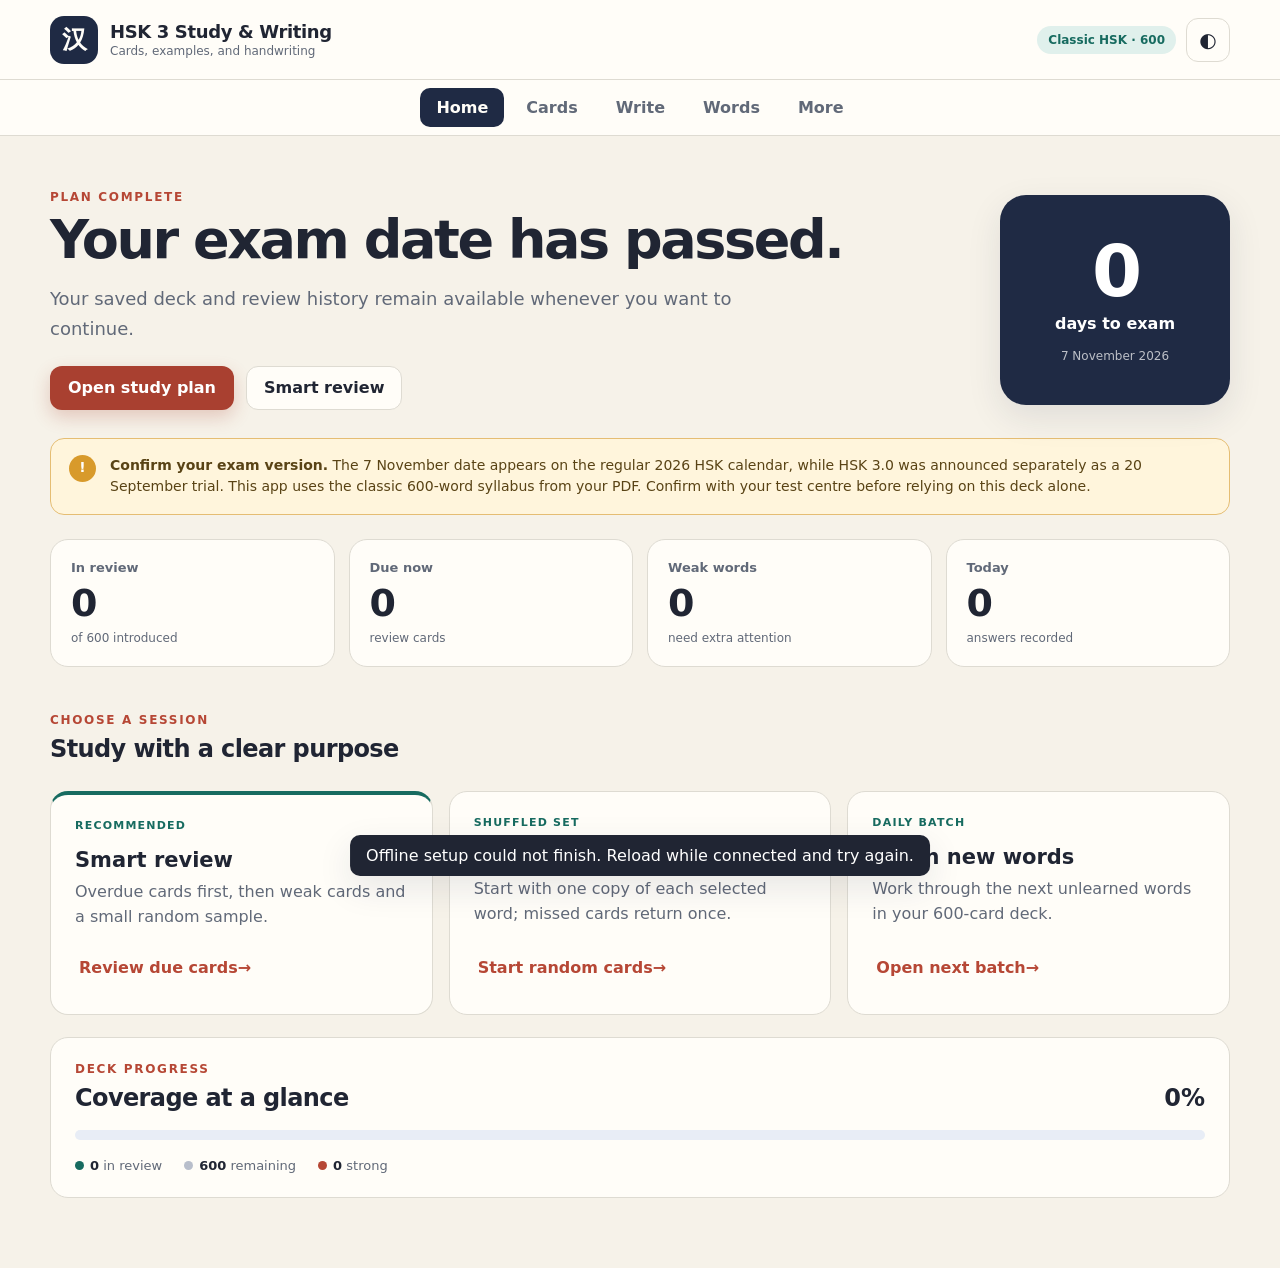
<file: index.html>
<!doctype html>
<html lang="en">
<head>
  <meta charset="utf-8">
  <meta name="viewport" content="width=device-width, initial-scale=1, viewport-fit=cover">
  <meta name="color-scheme" content="light dark">
  <meta name="theme-color" content="#1f2a44">
  <meta name="apple-mobile-web-app-capable" content="yes">
  <meta name="apple-mobile-web-app-status-bar-style" content="default">
  <meta name="apple-mobile-web-app-title" content="HSK 3 Study">
  <meta name="format-detection" content="telephone=no">
  <link rel="manifest" href="manifest.webmanifest">
  <link rel="apple-touch-icon" sizes="180x180" href="icons/icon-180.png">
  <title>HSK 3 Study &amp; Writing</title>
  <link rel="stylesheet" href="styles.css">
</head>
<body>
  <a class="skip-link" href="#main">Skip to content</a>
  <header class="app-header">
    <div class="brand-wrap">
      <div class="brand-mark" aria-hidden="true" lang="zh-Hans">汉</div>
      <div>
        <div class="brand">HSK 3 Study &amp; Writing</div>
        <div class="brand-subtitle">Cards, examples, and handwriting</div>
      </div>
    </div>
    <div class="header-actions">
      <span class="version-badge" title="This deck follows the classic 600-word HSK 3 syllabus">Classic HSK · 600</span>
      <button class="icon-button" id="themeToggle" type="button" aria-label="Switch theme" title="Switch theme">◐</button>
    </div>
  </header>

  <nav class="primary-nav" aria-label="Main navigation">
    <button class="nav-button active" type="button" data-view-target="dashboard" aria-current="page">Home</button>
    <button class="nav-button" type="button" data-view-target="review">Cards</button>
    <button class="nav-button" type="button" data-view-target="writing">Write</button>
    <button class="nav-button" type="button" data-view-target="vocabulary">Words</button>
    <button class="nav-button" type="button" data-view-target="more">More</button>
  </nav>

  <main id="main" class="main-shell" tabindex="-1">
    <section class="view active" id="view-dashboard" data-view="dashboard" aria-labelledby="dashboardTitle">
      <div class="hero-grid">
        <div>
          <p class="eyebrow" id="todayLabel">YOUR STUDY DAY</p>
          <h1 id="dashboardTitle">Ready for a focused hour?</h1>
          <p class="hero-copy" id="todayGuidance">Your plan will appear here.</p>
          <div class="hero-actions">
            <button class="button primary" type="button" id="todayAction">Start today’s task</button>
            <button class="button secondary" type="button" id="smartReviewAction">Smart review</button>
          </div>
        </div>
        <div class="countdown-card" aria-label="Exam countdown">
          <span class="countdown-number" id="daysToExam">—</span>
          <span class="countdown-label">days to exam</span>
          <span class="countdown-date">7 November 2026</span>
        </div>
      </div>

      <div class="notice syllabus-notice" role="note">
        <div class="notice-icon" aria-hidden="true">!</div>
        <div>
          <strong>Confirm your exam version.</strong>
          The 7 November date appears on the regular 2026 HSK calendar, while HSK 3.0 was announced separately as a 20 September trial. This app uses the classic 600-word syllabus from your PDF. Confirm with your test centre before relying on this deck alone.
        </div>
      </div>

      <div class="stat-grid" aria-label="Study progress">
        <article class="stat-card">
          <span class="stat-label">In review</span>
          <strong class="stat-value" id="statLearned">0</strong>
          <span class="stat-detail" id="statLearnedDetail">of 600 introduced</span>
        </article>
        <article class="stat-card">
          <span class="stat-label">Due now</span>
          <strong class="stat-value" id="statDue">0</strong>
          <span class="stat-detail">review cards</span>
        </article>
        <article class="stat-card">
          <span class="stat-label">Weak words</span>
          <strong class="stat-value" id="statWeak">0</strong>
          <span class="stat-detail">need extra attention</span>
        </article>
        <article class="stat-card">
          <span class="stat-label">Today</span>
          <strong class="stat-value" id="statToday">0</strong>
          <span class="stat-detail">answers recorded</span>
        </article>
      </div>

      <div class="section-heading">
        <div>
          <p class="eyebrow">CHOOSE A SESSION</p>
          <h2>Study with a clear purpose</h2>
        </div>
      </div>
      <div class="mode-grid">
        <article class="mode-card featured">
          <span class="mode-kicker">Recommended</span>
          <h3>Smart review</h3>
          <p>Overdue cards first, then weak cards and a small random sample.</p>
          <button class="text-button" type="button" data-start-mode="smart">Review due cards <span aria-hidden="true">→</span></button>
        </article>
        <article class="mode-card">
          <span class="mode-kicker">Shuffled set</span>
          <h3>Random practice</h3>
          <p>Start with one copy of each selected word; missed cards return once.</p>
          <button class="text-button" type="button" data-start-mode="random">Start random cards <span aria-hidden="true">→</span></button>
        </article>
        <article class="mode-card">
          <span class="mode-kicker">Daily batch</span>
          <h3>Learn new words</h3>
          <p>Work through the next unlearned words in your 600-card deck.</p>
          <button class="text-button" type="button" data-start-mode="learn">Open next batch <span aria-hidden="true">→</span></button>
        </article>
      </div>

      <section class="progress-panel" aria-labelledby="masteryTitle">
        <div class="panel-title-row">
          <div>
            <p class="eyebrow">DECK PROGRESS</p>
            <h2 id="masteryTitle">Coverage at a glance</h2>
          </div>
          <span id="masteryPercent" class="progress-percent">0%</span>
        </div>
        <div class="progress-track" aria-hidden="true"><span id="masteryBar"></span></div>
        <div class="progress-legend">
          <span><i class="legend-dot learned"></i><b id="legendLearned">0</b> in review</span>
          <span><i class="legend-dot new"></i><b id="legendNew">600</b> remaining</span>
          <span><i class="legend-dot strong"></i><b id="legendStrong">0</b> strong</span>
        </div>
      </section>
    </section>

    <section class="view" id="view-review" data-view="review" aria-labelledby="reviewTitle">
      <div id="sessionSetup" class="study-setup">
        <p class="eyebrow">STUDY</p>
        <h1 id="reviewTitle">Choose how you want to practise</h1>
        <p class="lead">Meaning is self-graded so synonyms do not count against you.</p>

        <div class="setup-grid">
          <label class="field-label">Session type
            <select id="sessionMode">
              <option value="smart">Smart review</option>
              <option value="random">Random review pool</option>
              <option value="learn">Next new words</option>
              <option value="diagnostic">Diagnostic sample</option>
              <option value="mistakes">Mistakes from last session</option>
            </select>
          </label>
          <label class="field-label">Prompt direction
            <select id="sessionDirection">
              <option value="mixed">Mixed</option>
              <option value="hanzi">Hanzi → meaning</option>
              <option value="meaning">Meaning → Hanzi</option>
            </select>
          </label>
          <label class="field-label">Cards
            <select id="sessionSize">
              <option value="10">10</option>
              <option value="20" selected>20</option>
              <option value="30">30</option>
              <option value="60">60</option>
              <option value="100">100</option>
              <option value="all">All available</option>
            </select>
          </label>
        </div>
        <button class="button primary large" type="button" id="startConfiguredSession">Start session</button>
        <div class="keyboard-note">During a card: <kbd>Enter</kbd> reveal while typing · <kbd>Space</kbd> reveal outside the text box · <kbd>1</kbd>–<kbd>4</kbd> rate</div>
      </div>

      <div id="sessionActive" class="session-area" hidden>
        <div class="session-topbar">
          <div>
            <span class="session-mode-label" id="activeModeLabel">Smart review</span>
            <strong id="sessionProgressText" aria-live="polite">Card 1 of 20</strong>
          </div>
          <div class="session-top-actions">
            <button class="button ghost small" type="button" id="endSessionButton">End session</button>
          </div>
        </div>
        <div class="session-progress-track" aria-hidden="true"><span id="sessionProgressBar"></span></div>

        <article class="flashcard" id="flashcard">
          <div class="card-meta-row">
            <span class="card-number" id="cardNumber">Word 1</span>
            <span class="direction-chip" id="directionChip">Hanzi → meaning</span>
          </div>
          <div class="prompt-label" id="promptLabel">What does this mean?</div>
          <div class="card-prompt hanzi" id="cardPrompt" lang="zh-Hans" aria-live="polite">你好</div>

          <label class="guess-label" for="guessInput">Your guess <span>(optional)</span></label>
          <input id="guessInput" class="guess-input" type="text" autocomplete="off" placeholder="Type what you remember…">

          <div class="answer-panel" id="answerPanel" aria-live="polite" hidden>
            <div class="answer-hanzi" id="answerHanzi" lang="zh-Hans">你好</div>
            <div class="answer-pinyin" id="answerPinyin">nǐhǎo</div>
            <div class="answer-meaning" id="answerMeaning">hello</div>
            <button class="speak-button" id="speakButton" type="button" aria-label="Hear Chinese pronunciation"><span aria-hidden="true">◖)))</span> Hear word</button>
          </div>

          <button class="button primary reveal-button" type="button" id="revealButton">Reveal answer <span class="shortcut">Space</span></button>
          <div class="rating-grid" id="ratingButtons" hidden>
            <button class="rating again" type="button" data-rating="again"><span>Again</span><small>1 · incorrect</small></button>
            <button class="rating hard" type="button" data-rating="hard"><span>Hard</span><small>2 · partly right</small></button>
            <button class="rating good" type="button" data-rating="good"><span>Good</span><small>3 · correct</small></button>
            <button class="rating easy" type="button" data-rating="easy"><span>Easy</span><small>4 · instant</small></button>
          </div>
        </article>
      </div>

      <div id="sessionSummary" class="summary-card" hidden>
        <div class="summary-icon" aria-hidden="true">✓</div>
        <p class="eyebrow">SESSION COMPLETE</p>
        <h1>Good work—review the evidence.</h1>
        <div class="summary-stats">
          <div><strong id="summaryReviewed">0</strong><span>unique words</span></div>
          <div><strong id="summaryAccuracy">0%</strong><span>good or easy</span></div>
          <div><strong id="summaryMinutes">0</strong><span>minutes</span></div>
        </div>
        <div class="mistake-list-wrap" id="mistakeListWrap" hidden>
          <h2>Words to revisit</h2>
          <div class="mistake-list" id="mistakeList"></div>
        </div>
        <div class="summary-actions">
          <button class="button primary" type="button" id="reviewMistakesButton">Review mistakes</button>
          <button class="button secondary" type="button" id="returnDashboardButton">Return to dashboard</button>
        </div>
      </div>
    </section>

    <section class="view" id="view-writing" data-view="writing" aria-labelledby="writingTitle">
      <div class="section-heading align-end">
        <div>
          <p class="eyebrow">HANDWRITING PRACTICE</p>
          <h1 id="writingTitle">Write one character at a time</h1>
          <p class="lead">Trace the guide with your finger or Apple Pencil, then hide it and write from memory.</p>
        </div>
        <div class="writing-quick-actions">
          <button class="button secondary" type="button" id="writingWeakButton">Practise a weak word</button>
          <button class="button secondary" type="button" id="writingRandomButton">Random word</button>
        </div>
      </div>

      <div class="writing-picker-grid">
        <label class="field-label">Find a word
          <input id="writingWordSearch" type="search" autocomplete="off" placeholder="Hanzi, pinyin, or meaning…">
        </label>
        <label class="field-label">Choose from the results
          <select id="writingWordSelect" aria-describedby="writingWordPosition writingSearchStatus"></select>
        </label>
      </div>
      <div class="table-status" id="writingSearchStatus" role="status">Showing nearby words. Search to filter all 600.</div>
      <div class="sr-only" id="writingLiveStatus" role="status" aria-live="polite"></div>

      <div class="writing-layout">
        <article class="writing-context-card" aria-labelledby="writingWordHanzi">
          <div class="writing-word-meta">
            <span id="writingWordPosition">Word 1 of 600</span>
            <span id="writingPracticeCount">Not practised yet</span>
          </div>
          <div class="writing-word-hanzi" id="writingWordHanzi" lang="zh-Hans">阿姨</div>
          <div class="writing-word-pinyin" id="writingWordPinyin" lang="zh-Latn">āyí</div>
          <div class="writing-word-meaning" id="writingWordMeaning">aunt</div>
          <button class="speak-button" id="writingSpeakWord" type="button"><span aria-hidden="true">◖)))</span> Hear word</button>

          <div class="example-block">
            <p class="example-label">SHORT EXAMPLE</p>
            <div class="example-hanzi" id="writingExampleHanzi" lang="zh-Hans"></div>
            <div class="example-pinyin" id="writingExamplePinyin" lang="zh-Latn"></div>
            <div class="example-english" id="writingExampleEnglish"></div>
            <button class="speak-button" id="writingSpeakSentence" type="button"><span aria-hidden="true">◖)))</span> Hear sentence</button>
          </div>
        </article>

        <article class="writing-pad-card">
          <div class="writing-pad-context" aria-hidden="true">
            <strong id="writingCompactHanzi" lang="zh-Hans">阿姨</strong>
            <span id="writingCompactPinyin" lang="zh-Latn">āyí</span>
            <span id="writingCompactMeaning">aunt</span>
          </div>
          <div class="writing-pad-heading">
            <div>
              <p class="eyebrow">CURRENT CHARACTER</p>
              <h2 id="writingCharacterLabel">阿</h2>
            </div>
            <span class="writing-instruction">Follow the centre grid</span>
          </div>

          <div class="character-picker" id="writingCharacterButtons" aria-label="Characters in this word"></div>

          <div class="writing-stage" id="writingStage">
            <div class="writing-guide" id="writingGuideCharacter" lang="zh-Hans" aria-hidden="true">阿</div>
            <canvas id="writingCanvas" aria-label="Handwriting area for the selected Chinese character">Use the character model and the written stroke guidance with a teacher if canvas drawing is not accessible.</canvas>
          </div>

          <div class="writing-tools">
            <button class="button ghost" type="button" id="writingUndoButton">Undo stroke</button>
            <button class="button ghost" type="button" id="writingClearButton">Clear</button>
            <button class="button ghost" type="button" id="writingGuideButton" aria-pressed="true">Hide guide</button>
            <button class="button ghost" type="button" id="writingPaperButton" aria-pressed="false">Practised on paper</button>
          </div>

          <details class="stroke-order-help">
            <summary>Basic stroke-order guidance</summary>
            <ol>
              <li>Usually write from top to bottom and left to right.</li>
              <li>When strokes cross, horizontal commonly comes before vertical.</li>
              <li>Write the outside before the inside, then close a frame last.</li>
            </ol>
            <p>Some characters are exceptions. Use a trusted stroke-order model or teacher when a character is new.</p>
          </details>

          <div class="writing-complete-row">
            <button class="button secondary" type="button" id="writingPreviousButton">Previous word</button>
            <button class="button primary" type="button" id="writingCompleteButton" disabled>Write every character first</button>
            <button class="button secondary" type="button" id="writingNextButton">Next word</button>
          </div>
          <p class="writing-note">The guide helps with shape and proportion. The basic rules above are not a character-specific stroke animation, and the app does not judge handwriting accuracy.</p>
        </article>
      </div>
    </section>

    <section class="view" id="view-vocabulary" data-view="vocabulary" aria-labelledby="vocabularyTitle">
      <div class="section-heading align-end">
        <div>
          <p class="eyebrow">YOUR DECK</p>
          <h1 id="vocabularyTitle">600 vocabulary cards</h1>
          <p class="lead">Search, inspect, and decide which words belong in your review pool.</p>
        </div>
        <button class="button secondary" type="button" id="exportCsvButton">Export progress CSV</button>
      </div>

      <div class="vocab-toolbar">
        <label class="search-field">
          <span class="sr-only">Search vocabulary</span>
          <input id="vocabSearch" type="search" placeholder="Search Hanzi, pinyin, or meaning…">
        </label>
        <label class="filter-field"><span>Status</span>
          <select id="vocabFilter">
            <option value="all">All words</option>
            <option value="new">Not in review</option>
            <option value="learned">In review</option>
            <option value="weak">Weak</option>
            <option value="strong">Strong</option>
          </select>
        </label>
      </div>
      <div class="table-status" id="vocabResultCount" role="status" aria-live="polite">Showing 600 words</div>
      <div class="vocab-table-wrap" role="region" aria-label="Vocabulary results" tabindex="0">
        <table class="vocab-table">
          <caption class="sr-only">HSK 3 vocabulary and review status</caption>
          <thead><tr><th scope="col">#</th><th scope="col">Word</th><th scope="col">Pinyin</th><th scope="col">Meaning</th><th scope="col">Actions</th></tr></thead>
          <tbody id="vocabTableBody"></tbody>
        </table>
      </div>
    </section>

    <section class="view" id="view-more" data-view="more" aria-labelledby="moreTitle">
      <p class="eyebrow">MORE</p>
      <h1 id="moreTitle">Plan and app settings</h1>
      <p class="lead">Open your dated study roadmap, manage backups, or check offline installation.</p>
      <div class="mode-grid more-grid">
        <article class="mode-card">
          <span class="mode-kicker">Exam preparation</span>
          <h2>Study plan</h2>
          <p>See the complete workload from 16 September to the 7 November exam.</p>
          <button class="text-button" type="button" data-view-target="plan">Open study plan <span aria-hidden="true">→</span></button>
        </article>
        <article class="mode-card">
          <span class="mode-kicker">Your data</span>
          <h2>Settings and backup</h2>
          <p>Choose study defaults, export progress, and confirm offline readiness.</p>
          <button class="text-button" type="button" data-view-target="settings">Open settings <span aria-hidden="true">→</span></button>
        </article>
      </div>
    </section>

    <section class="view" id="view-plan" data-view="plan" aria-labelledby="planTitle">
      <p class="eyebrow">YOUR ROADMAP</p>
      <h1 id="planTitle">110 focused hours before exam day</h1>
      <p class="lead">The first phase screens your previous HSK 3 knowledge. The second phase turns weak vocabulary into exam performance.</p>

      <div class="plan-summary-grid">
        <article><strong>22 h</strong><span>16 Sep–15 Oct</span><small>1 hour · 5 days/week</small></article>
        <article><strong>88 h</strong><span>16 Oct–6 Nov</span><small>4 hours · every day</small></article>
        <article><strong>5</strong><span>full mock exams</span><small>18 Oct, 23 Oct, 28 Oct, 1 Nov, 4 Nov</small></article>
      </div>

      <div class="plan-table-wrap" role="region" aria-label="Dated HSK 3 study plan" tabindex="0">
        <table class="plan-table">
          <caption class="sr-only">Study dates, hours, vocabulary workload, and main targets</caption>
          <thead><tr><th scope="col">Dates</th><th scope="col">Time</th><th scope="col">Vocabulary load</th><th scope="col">Main target</th></tr></thead>
          <tbody>
            <tr><td>16 Sep</td><td>1 h</td><td>Diagnostic only</td><td>Sample 60 random cards; tag strengths and gaps</td></tr>
            <tr><td>17–18 Sep</td><td>2 × 1 h</td><td>Words 1–60 · 30/day</td><td>Screen and relearn</td></tr>
            <tr><td>21–25 Sep</td><td>5 × 1 h</td><td>Words 61–210 · 30/day</td><td>Cumulative spaced review</td></tr>
            <tr><td>28 Sep–2 Oct</td><td>5 × 1 h</td><td>Words 211–360 · 30/day</td><td>Cumulative spaced review</td></tr>
            <tr><td>5–9 Oct</td><td>5 × 1 h</td><td>Words 361–510 · 30/day</td><td>Cumulative spaced review</td></tr>
            <tr><td>12–14 Oct</td><td>3 × 1 h</td><td>Words 511–600 · 30/day</td><td>Finish the first pass</td></tr>
            <tr><td>15 Oct</td><td>1 h</td><td>100-card checkpoint</td><td>Catch up and identify red-zone words</td></tr>
            <tr><td>16–18 Oct</td><td>3 × 4 h</td><td>120 prompts/day</td><td>Error repair; Mock 1 on 18 Oct</td></tr>
            <tr><td>19–25 Oct</td><td>7 × 4 h</td><td>120–150 prompts/day</td><td>Mock 2 on 23 Oct</td></tr>
            <tr><td>26 Oct–1 Nov</td><td>7 × 4 h</td><td>100–120 prompts/day</td><td>Mocks 3–4 on 28 Oct and 1 Nov</td></tr>
            <tr><td>2–6 Nov</td><td>5 × 4 h</td><td>60–100 weak prompts/day</td><td>Final Mock 5 on 4 Nov; taper on 5–6 Nov</td></tr>
          </tbody>
        </table>
      </div>

      <div class="routine-grid">
        <article class="routine-card">
          <p class="eyebrow">UNTIL 15 OCTOBER</p>
          <h2>Your 60-minute session</h2>
          <ol class="time-list">
            <li><b>15 min</b><span>Due flashcards</span></li>
            <li><b>20 min</b><span>Today’s 30-word screening batch</span></li>
            <li><b>15 min</b><span>Listening or reading, alternating</span></li>
            <li><b>10 min</b><span>Grammar or writing</span></li>
          </ol>
          <p class="routine-note">Thirty is a screening load, not a demand to master 30 completely unfamiliar words. Actively relearn at most 15–20 genuine gaps.</p>
        </article>
        <article class="routine-card dark">
          <p class="eyebrow">FROM 16 OCTOBER</p>
          <h2>Your 4-hour session</h2>
          <ol class="time-list">
            <li><b>60 min</b><span>Vocabulary and spaced review</span></li>
            <li><b>60 min</b><span>Listening practice</span></li>
            <li><b>60 min</b><span>Reading and grammar</span></li>
            <li><b>60 min</b><span>Writing and error correction</span></li>
          </ol>
          <p class="routine-note">On mock days: 90 min test, 70 min correction, 40 min vocabulary errors, 40 min weakest-section drill.</p>
        </article>
      </div>

      <div class="target-panel">
        <div><span class="target-number">210+</span><span class="target-label">target score in two consecutive mocks</span></div>
        <p>The pass mark is 180/300 in the classic format. A 210 target gives you a safer buffer; aim for no section below 60/100.</p>
      </div>
    </section>

    <section class="view" id="view-settings" data-view="settings" aria-labelledby="settingsTitle">
      <p class="eyebrow">SETTINGS & DATA</p>
      <h1 id="settingsTitle">Make the app yours</h1>
      <p class="lead">All progress stays locally in this browser profile unless you export a backup.</p>

      <div class="settings-grid">
        <section class="settings-card">
          <h2>Study defaults</h2>
          <label class="field-label">Default prompt direction
            <select id="defaultDirection">
              <option value="mixed">Mixed</option>
              <option value="hanzi">Hanzi → meaning</option>
              <option value="meaning">Meaning → Hanzi</option>
            </select>
          </label>
          <label class="field-label">Default session size
            <select id="defaultSize">
              <option value="10">10 cards</option>
              <option value="20">20 cards</option>
              <option value="30">30 cards</option>
              <option value="60">60 cards</option>
              <option value="100">100 cards</option>
            </select>
          </label>
          <label class="field-label">Appearance
            <select id="themePreference">
              <option value="system">Follow iPhone setting</option>
              <option value="light">Light</option>
              <option value="dark">Dark</option>
            </select>
          </label>
          <label class="toggle-row"><span><b>Automatically speak answers</b><small>Uses an available Chinese voice on this device</small></span><input id="autoSpeak" type="checkbox"></label>
        </section>

        <section class="settings-card">
          <h2>Offline installation</h2>
          <p id="offlineStatus" role="status" aria-live="polite">Checking whether this app is ready offline…</p>
          <p>For iPhone installation, open the hosted HTTPS address in Safari and choose Add to Home Screen.</p>
        </section>

        <section class="settings-card">
          <h2>Backup and restore</h2>
          <p>Export a backup weekly and before clearing Safari data, changing devices, or reinstalling the web app.</p>
          <div class="stacked-actions">
            <button class="button secondary" type="button" id="exportBackupButton">Export backup</button>
            <button class="button secondary" type="button" id="importBackupButton">Import backup</button>
            <input id="importBackupInput" type="file" accept="application/json,.json" hidden>
          </div>
        </section>

        <section class="settings-card danger-card">
          <h2>Reset progress</h2>
          <p>This removes ratings, review status, and review history from this browser profile. Export a backup first.</p>
          <button class="button danger" type="button" id="resetProgressButton">Reset all progress</button>
        </section>

        <section class="settings-card source-card">
          <h2>About this deck</h2>
          <p><b>Version:</b> Classic HSK 3 cumulative vocabulary (600 cards).</p>
          <p>The supplied 2021 PDF contained 603 populated rows, three split parenthetical variants, an alignment error, and unreliable glosses. Variants were merged and meanings were cleaned for study use.</p>
          <p><b>Important:</b> If your test centre confirms HSK 3.0, this deck is not sufficient; use the official new syllabus instead.</p>
        </section>
      </div>
    </section>
  </main>

  <dialog id="confirmDialog" class="confirm-dialog" aria-labelledby="confirmTitle" aria-describedby="confirmMessage">
    <form method="dialog">
      <h2 id="confirmTitle">Are you sure?</h2>
      <p id="confirmMessage"></p>
      <div class="dialog-actions">
        <button class="button secondary" value="cancel">Cancel</button>
        <button class="button danger" id="confirmAccept" value="confirm">Confirm</button>
      </div>
    </form>
  </dialog>

  <div class="toast" id="toast" role="status" aria-live="polite"></div>

  <script src="vocab.js"></script>
  <script src="examples.js"></script>
  <script src="app.js"></script>
</body>
</html>
</file>
<file: styles.css>
:root {
  --navy: #1f2a44;
  --navy-2: #2d3a5a;
  --cream: #f6f2e9;
  --paper: #fffdf8;
  --ink: #202533;
  --muted: #616978;
  --line: #dedbd2;
  --writing-grid: #858c99;
  --jade: #176b60;
  --jade-soft: #e0f0ec;
  --coral: #b64735;
  --coral-soft: #f9e6df;
  --amber: #76520a;
  --blue-soft: #e8edf6;
  --shadow: 0 12px 34px rgba(31, 42, 68, .10);
  --radius: 18px;
  --font-ui: "Segoe UI", "Microsoft YaHei UI", system-ui, sans-serif;
  --font-cn: "Microsoft YaHei", "PingFang SC", "Noto Sans CJK SC", sans-serif;
}

html[data-theme="dark"] {
  --cream: #111722;
  --paper: #192131;
  --ink: #f4f1ea;
  --muted: #aeb7c8;
  --line: #354056;
  --writing-grid: #7c8aa3;
  --navy: #dfe6f7;
  --navy-2: #c8d4ee;
  --jade: #6bcabd;
  --coral: #f09580;
  --amber: #f2c45f;
  --jade-soft: #173a37;
  --coral-soft: #452921;
  --blue-soft: #252f43;
  --shadow: 0 14px 38px rgba(0, 0, 0, .25);
}

* { box-sizing: border-box; }

html { font-family: var(--font-ui); background: var(--cream); color: var(--ink); }
body { margin: 0; min-width: 320px; min-height: 100vh; background: var(--cream); }
button, input, select { font: inherit; }
button { cursor: pointer; }
button:focus-visible, input:focus-visible, select:focus-visible, a:focus-visible { outline: 3px solid var(--amber); outline-offset: 3px; box-shadow: 0 0 0 2px var(--paper); }

.skip-link { position: fixed; left: 16px; top: -80px; z-index: 1000; background: var(--paper); color: var(--ink); padding: 12px 16px; border-radius: 8px; }
.skip-link:focus { top: 12px; }
.sr-only { position: absolute !important; width: 1px; height: 1px; overflow: hidden; clip: rect(1px, 1px, 1px, 1px); white-space: nowrap; }

.app-header { min-height: 80px; display: flex; align-items: center; justify-content: space-between; gap: 24px; padding: 14px max(24px, calc((100vw - 1180px) / 2)); background: var(--paper); border-bottom: 1px solid var(--line); }
.brand-wrap { display: flex; align-items: center; gap: 12px; }
.brand-mark { width: 48px; height: 48px; display: grid; place-items: center; background: var(--navy); color: var(--paper); border-radius: 14px; font: 700 25px/1 var(--font-cn); }
html[data-theme="dark"] .brand-mark { background: #405174; color: #fff; }
html[data-theme="dark"] .countdown-card { background: #405174; color: #fff; }
.brand { font-weight: 750; letter-spacing: -.02em; font-size: 18px; }
.brand-subtitle { color: var(--muted); font-size: 12px; margin-top: 2px; }
.header-actions { display: flex; align-items: center; gap: 10px; }
.version-badge { background: var(--jade-soft); color: var(--jade); border-radius: 999px; padding: 7px 11px; font-size: 12px; font-weight: 750; }
.icon-button { width: 44px; height: 44px; border: 1px solid var(--line); background: var(--paper); color: var(--ink); border-radius: 12px; font-size: 20px; }

.primary-nav { display: flex; justify-content: center; gap: 6px; padding: 8px 20px; background: var(--paper); border-bottom: 1px solid var(--line); position: sticky; top: 0; z-index: 20; }
.nav-button { border: 0; background: transparent; color: var(--muted); padding: 10px 16px; border-radius: 10px; font-weight: 650; }
.nav-button:hover { background: var(--blue-soft); color: var(--ink); }
.nav-button.active { background: var(--navy); color: var(--paper); }
html[data-theme="dark"] .nav-button.active { background: #405174; color: #fff; }

.main-shell { width: min(1180px, calc(100% - 40px)); margin: 0 auto; padding: 42px 0 70px; }
.view { display: none; }
.view.active { display: block; animation: fadeIn .18s ease-out; }
@keyframes fadeIn { from { opacity: 0; transform: translateY(3px); } to { opacity: 1; transform: none; } }

h1, h2, h3, p { margin-top: 0; }
h1 { font-size: clamp(32px, 4.6vw, 54px); line-height: 1.04; letter-spacing: -.045em; max-width: 820px; margin-bottom: 16px; }
h2 { letter-spacing: -.025em; margin-bottom: 10px; }
h3 { font-size: 21px; margin-bottom: 8px; }
.lead { color: var(--muted); font-size: 18px; line-height: 1.65; max-width: 820px; }
.eyebrow { margin-bottom: 8px; color: var(--coral); font-size: 12px; letter-spacing: .14em; font-weight: 800; }

.hero-grid { display: grid; grid-template-columns: minmax(0, 1fr) 230px; gap: 38px; align-items: center; padding: 12px 0 28px; }
.hero-copy { color: var(--muted); line-height: 1.65; font-size: 18px; max-width: 720px; }
.hero-actions, .summary-actions { display: flex; flex-wrap: wrap; gap: 12px; margin-top: 22px; }
.countdown-card { min-height: 210px; display: flex; flex-direction: column; align-items: center; justify-content: center; text-align: center; background: var(--navy); color: #fff; border-radius: 26px; box-shadow: var(--shadow); }
.countdown-number { font-size: 72px; line-height: .95; font-weight: 800; letter-spacing: -.06em; }
.countdown-label { font-weight: 700; margin-top: 9px; }
.countdown-date { opacity: .7; font-size: 12px; margin-top: 16px; }

.button { min-height: 44px; border: 1px solid transparent; border-radius: 12px; padding: 10px 17px; font-weight: 720; transition: transform .12s ease, box-shadow .12s ease, background .12s ease; display: inline-flex; align-items: center; justify-content: center; gap: 8px; }
.button:hover { transform: translateY(-1px); }
.button:disabled { opacity: .55; cursor: not-allowed; transform: none; box-shadow: none; }
.button.primary { background: #a94030; color: #fff; box-shadow: 0 7px 18px rgba(169, 64, 48, .24); }
.button.secondary { background: var(--paper); color: var(--ink); border-color: var(--line); }
.button.ghost { background: transparent; color: var(--muted); border-color: var(--line); }
.button.danger { background: #ad3f36; color: #fff; }
.button.large { min-width: 190px; min-height: 50px; }
.button.small { min-height: 44px; padding: 8px 12px; }

.notice { display: flex; gap: 14px; padding: 16px 18px; border: 1px solid #e5bd73; background: #fff5dc; color: #594315; border-radius: 14px; line-height: 1.55; font-size: 14px; }
html[data-theme="dark"] .notice { background: #3b321e; color: #f4deb2; border-color: #7c653a; }
.notice-icon { flex: 0 0 auto; width: 27px; height: 27px; display: grid; place-items: center; border-radius: 50%; background: #d89a2b; color: #fff; font-weight: 800; }

.stat-grid { display: grid; grid-template-columns: repeat(4, 1fr); gap: 14px; margin: 24px 0 46px; }
.stat-card { padding: 20px; background: var(--paper); border: 1px solid var(--line); border-radius: var(--radius); }
.stat-label { color: var(--muted); font-size: 13px; font-weight: 700; display: block; }
.stat-value { font-size: 38px; letter-spacing: -.045em; display: block; margin: 6px 0 2px; }
.stat-detail { color: var(--muted); font-size: 12px; }

.section-heading { display: flex; align-items: center; justify-content: space-between; gap: 24px; margin: 12px 0 18px; }
.section-heading.align-end { align-items: end; }
.mode-grid { display: grid; grid-template-columns: repeat(3, 1fr); gap: 16px; }
.mode-card { min-height: 210px; display: flex; flex-direction: column; padding: 24px; border: 1px solid var(--line); background: var(--paper); border-radius: var(--radius); }
.mode-card.featured { border-top: 4px solid var(--jade); }
.mode-card p { color: var(--muted); line-height: 1.55; flex: 1; }
.mode-kicker { color: var(--jade); font-size: 11px; letter-spacing: .11em; font-weight: 800; text-transform: uppercase; margin-bottom: 16px; }
.text-button { border: 0; padding: 0; background: transparent; color: var(--coral); font-weight: 750; text-align: left; }
.text-button, .speak-button { min-height: 44px; display: inline-flex; align-items: center; padding: 8px 4px; }

.progress-panel { margin-top: 22px; background: var(--paper); border: 1px solid var(--line); border-radius: var(--radius); padding: 24px; }
.panel-title-row { display: flex; justify-content: space-between; align-items: end; gap: 20px; }
.panel-title-row h2 { margin-bottom: 0; }
.progress-percent { font-size: 24px; font-weight: 800; }
.progress-track, .session-progress-track { height: 10px; background: var(--blue-soft); border-radius: 999px; overflow: hidden; margin: 18px 0; }
.progress-track span, .session-progress-track span { display: block; height: 100%; width: 0; background: linear-gradient(90deg, var(--jade), #4bb6a4); transition: width .3s ease; }
.progress-legend { display: flex; flex-wrap: wrap; gap: 22px; color: var(--muted); font-size: 13px; }
.progress-legend b { color: var(--ink); }
.legend-dot { width: 9px; height: 9px; display: inline-block; border-radius: 50%; margin-right: 6px; }
.legend-dot.learned { background: var(--jade); }
.legend-dot.new { background: #b8becb; }
.legend-dot.strong { background: var(--coral); }

.study-setup { max-width: 820px; }
.setup-grid { display: grid; grid-template-columns: repeat(3, 1fr); gap: 14px; margin: 30px 0 22px; }
.field-label { display: grid; gap: 8px; color: var(--muted); font-size: 13px; font-weight: 700; }
select, input[type="search"], input[type="text"] { min-height: 48px; width: 100%; border: 1px solid var(--line); border-radius: 11px; background: var(--paper); color: var(--ink); padding: 9px 12px; }
.keyboard-note { color: var(--muted); font-size: 13px; margin-top: 18px; }
kbd { border: 1px solid var(--line); border-bottom-width: 2px; background: var(--paper); color: var(--ink); border-radius: 5px; padding: 2px 6px; }

.session-area { max-width: 920px; margin: 0 auto; }
.session-topbar { display: flex; align-items: center; justify-content: space-between; gap: 20px; }
.session-mode-label { display: block; color: var(--coral); font-size: 12px; font-weight: 800; letter-spacing: .08em; text-transform: uppercase; margin-bottom: 4px; }
.session-progress-track { height: 6px; margin: 15px 0 24px; }
.flashcard { min-height: 590px; background: var(--paper); border: 1px solid var(--line); border-radius: 26px; box-shadow: var(--shadow); padding: clamp(24px, 5vw, 52px); display: flex; flex-direction: column; align-items: center; text-align: center; }
.card-meta-row { width: 100%; display: flex; justify-content: space-between; gap: 14px; align-items: center; color: var(--muted); font-size: 12px; }
.direction-chip { background: var(--blue-soft); padding: 6px 9px; border-radius: 999px; }
.prompt-label { color: var(--muted); margin-top: 34px; }
.card-prompt { min-height: 104px; display: grid; place-items: center; margin: 6px 0 24px; font-size: clamp(42px, 8vw, 72px); line-height: 1.15; font-weight: 720; letter-spacing: -.025em; }
.card-prompt.hanzi { font-family: var(--font-cn); }
.card-prompt.meaning { font-size: clamp(34px, 6vw, 56px); }
.guess-label { width: min(580px, 100%); text-align: left; color: var(--muted); font-size: 12px; font-weight: 700; }
.guess-label span { font-weight: 400; }
.guess-input { width: min(580px, 100%) !important; margin: 7px 0 20px; text-align: center; }
.answer-panel { width: min(580px, 100%); background: var(--cream); border-radius: 14px; padding: 18px; margin-bottom: 18px; }
.answer-hanzi { font: 700 32px/1.25 var(--font-cn); }
.answer-pinyin { color: var(--coral); font-size: 19px; margin: 4px 0 7px; }
.answer-meaning { font-size: 18px; line-height: 1.45; }
.speak-button { border: 0; background: transparent; color: var(--jade); font-weight: 750; margin-top: 12px; }
.reveal-button { margin-top: auto; min-width: min(320px, 100%); }
.shortcut { opacity: .75; font-size: 11px; }
.rating-grid { width: 100%; margin-top: auto; display: grid; grid-template-columns: repeat(4, 1fr); gap: 10px; }
.rating { min-height: 64px; display: flex; flex-direction: column; justify-content: center; border: 1px solid var(--line); border-radius: 12px; background: var(--paper); color: var(--ink); font-weight: 800; }
.rating small { color: var(--muted); font-weight: 500; margin-top: 2px; }
.rating.again:hover { border-color: #b8433b; background: var(--coral-soft); }
.rating.hard:hover { border-color: var(--amber); background: #fff4dc; }
.rating.good:hover, .rating.easy:hover { border-color: var(--jade); background: var(--jade-soft); }
html[data-theme="dark"] .rating.hard:hover { background: #3b321e; }

.summary-card { max-width: 860px; margin: 0 auto; text-align: center; background: var(--paper); border: 1px solid var(--line); border-radius: 26px; padding: clamp(30px, 5vw, 58px); box-shadow: var(--shadow); }
.summary-card h1 { margin-left: auto; margin-right: auto; }
.summary-icon { width: 62px; height: 62px; display: grid; place-items: center; margin: 0 auto 20px; border-radius: 50%; background: var(--jade-soft); color: var(--jade); font-size: 28px; font-weight: 800; }
.summary-stats { display: grid; grid-template-columns: repeat(3, 1fr); gap: 10px; margin: 28px 0; }
.summary-stats div { padding: 18px 8px; background: var(--cream); border-radius: 12px; }
.summary-stats strong { display: block; font-size: 30px; }
.summary-stats span { color: var(--muted); font-size: 12px; }
.mistake-list-wrap { text-align: left; margin-top: 28px; }
.mistake-list { display: flex; flex-wrap: wrap; gap: 8px; }
.mistake-chip { border: 1px solid var(--line); background: var(--cream); border-radius: 999px; padding: 7px 11px; }
.summary-actions { justify-content: center; }

.vocab-toolbar { display: grid; grid-template-columns: 1fr 220px; gap: 12px; margin: 24px 0 10px; }
.filter-field { display: grid; grid-template-columns: auto 1fr; gap: 10px; align-items: center; color: var(--muted); font-size: 12px; }
.table-status { color: var(--muted); font-size: 12px; margin: 12px 2px; }
.vocab-table-wrap, .plan-table-wrap { overflow: auto; border: 1px solid var(--line); border-radius: 15px; background: var(--paper); }
.vocab-table, .plan-table { border-collapse: collapse; width: 100%; min-width: 720px; }
.vocab-table th, .vocab-table td, .plan-table th, .plan-table td { padding: 14px 16px; border-bottom: 1px solid var(--line); text-align: left; vertical-align: middle; }
.vocab-table th, .plan-table th { background: var(--blue-soft); color: var(--muted); font-size: 12px; letter-spacing: .04em; text-transform: uppercase; position: sticky; top: 0; z-index: 1; }
.vocab-table tr:last-child td, .plan-table tr:last-child td { border-bottom: 0; }
.vocab-table .hanzi-cell { font: 700 22px/1.25 var(--font-cn); }
.vocab-table .pinyin-cell { color: var(--coral); }
.status-button { min-height: 44px; border-radius: 999px; padding: 8px 12px; border: 1px solid var(--line); background: var(--paper); color: var(--muted); font-size: 12px; font-weight: 750; }
.status-button.learned { background: var(--jade-soft); border-color: transparent; color: var(--jade); }
.vocab-actions { display: flex; flex-wrap: wrap; gap: 7px; }

.writing-quick-actions { display: flex; flex-wrap: wrap; gap: 10px; }
.writing-picker-grid { display: grid; grid-template-columns: 1fr 1fr; gap: 12px; width: min(920px, 100%); margin: 22px 0 8px; }
.writing-layout { display: grid; grid-template-columns: minmax(280px, .82fr) minmax(420px, 1.18fr); gap: 18px; align-items: start; }
.writing-context-card, .writing-pad-card { background: var(--paper); border: 1px solid var(--line); border-radius: 24px; padding: clamp(20px, 4vw, 32px); box-shadow: var(--shadow); }
.writing-word-meta { display: flex; justify-content: space-between; gap: 16px; color: var(--muted); font-size: 12px; }
.writing-word-hanzi { font: 750 clamp(54px, 10vw, 88px)/1.12 var(--font-cn); letter-spacing: .02em; margin-top: 30px; overflow-wrap: anywhere; }
.writing-word-pinyin { color: var(--coral); font-size: 24px; margin: 8px 0 12px; }
.writing-word-meaning { font-size: 18px; line-height: 1.5; }
.example-block { margin-top: 26px; padding-top: 24px; border-top: 1px solid var(--line); }
.example-label { color: var(--jade); font-size: 11px; letter-spacing: .12em; font-weight: 800; margin-bottom: 12px; }
.example-hanzi { font: 700 25px/1.45 var(--font-cn); }
.example-pinyin { color: var(--coral); font-size: 16px; line-height: 1.5; margin: 7px 0; }
.example-english { color: var(--muted); line-height: 1.55; }
.writing-pad-heading { display: flex; align-items: start; justify-content: space-between; gap: 16px; }
.writing-pad-context { display: none; }
.writing-pad-heading h2 { font: 750 38px/1.1 var(--font-cn); margin: 0; }
.writing-instruction { color: var(--muted); font-size: 12px; text-align: right; }
.character-picker { display: flex; flex-wrap: wrap; gap: 8px; min-height: 46px; margin: 16px 0; }
.character-button { min-width: 46px; min-height: 46px; border: 1px solid var(--line); border-radius: 12px; background: var(--paper); color: var(--ink); font: 700 23px/1 var(--font-cn); }
.character-button.active { border-color: var(--coral); background: var(--coral-soft); color: var(--coral); }
.character-button.attempted::after { content: "✓"; display: inline-block; margin-left: 4px; color: var(--jade); font: 700 12px/1 var(--font-ui); }
.writing-stage { position: relative; isolation: isolate; width: min(100%, 500px); aspect-ratio: 1; margin: 0 auto; overflow: hidden; border: 2px solid var(--line); border-radius: 18px; background:
  linear-gradient(to right, transparent calc(50% - .5px), var(--writing-grid) 50%, transparent calc(50% + .5px)),
  linear-gradient(to bottom, transparent calc(50% - .5px), var(--writing-grid) 50%, transparent calc(50% + .5px)),
  var(--paper);
}
.writing-stage::before, .writing-stage::after { content: ""; position: absolute; z-index: 0; left: -21%; top: 50%; width: 142%; border-top: 1px dashed var(--writing-grid); transform-origin: center; pointer-events: none; }
.writing-stage::before { transform: rotate(45deg); }
.writing-stage::after { transform: rotate(-45deg); }
.writing-guide { position: absolute; z-index: 1; inset: 0; display: grid; place-items: center; color: var(--ink); opacity: .5; font: 500 clamp(180px, 48vw, 340px)/1 var(--font-cn); pointer-events: none; user-select: none; }
.writing-guide.hidden { opacity: 0; }
#writingCanvas { position: absolute; z-index: 2; inset: 0; width: 100%; height: 100%; touch-action: none; -webkit-user-select: none; user-select: none; }
.writing-tools { display: flex; flex-wrap: wrap; justify-content: center; gap: 9px; margin: 16px 0; }
.stroke-order-help { margin: 14px 0; padding: 14px 16px; background: var(--cream); border-radius: 12px; color: var(--muted); line-height: 1.5; }
.stroke-order-help summary { color: var(--ink); font-weight: 750; cursor: pointer; }
.stroke-order-help ol { padding-left: 22px; margin: 12px 0 8px; }
.stroke-order-help p { margin: 0; font-size: 13px; }
.writing-complete-row { display: grid; grid-template-columns: auto minmax(160px, 1fr) auto; gap: 9px; }
.writing-note { color: var(--muted); font-size: 12px; line-height: 1.5; margin: 16px 0 0; }
.more-grid { grid-template-columns: repeat(2, minmax(0, 1fr)); max-width: 820px; }

.plan-summary-grid { display: grid; grid-template-columns: repeat(3, 1fr); gap: 14px; margin: 30px 0 24px; }
.plan-summary-grid article { display: flex; flex-direction: column; background: var(--paper); border: 1px solid var(--line); border-radius: var(--radius); padding: 22px; }
.plan-summary-grid strong { font-size: 38px; letter-spacing: -.04em; color: var(--coral); }
.plan-summary-grid span { font-weight: 750; margin: 4px 0; }
.plan-summary-grid small { color: var(--muted); }
.plan-table td { line-height: 1.45; }
.routine-grid { display: grid; grid-template-columns: 1fr 1fr; gap: 16px; margin-top: 24px; }
.routine-card { border: 1px solid var(--line); background: var(--paper); border-radius: var(--radius); padding: 25px; }
.routine-card.dark { background: #26324d; color: #fff; border-color: #26324d; }
.routine-card.dark .eyebrow { color: #f19b88; }
.time-list { list-style: none; padding: 0; margin: 18px 0; }
.time-list li { display: grid; grid-template-columns: 72px 1fr; gap: 12px; padding: 11px 0; border-bottom: 1px solid var(--line); }
.routine-card.dark .time-list li { border-color: rgba(255,255,255,.14); }
.time-list b { color: var(--coral); }
.routine-card.dark .time-list b { color: #f19b88; }
.routine-note { color: var(--muted); line-height: 1.6; font-size: 13px; margin-bottom: 0; }
.routine-card.dark .routine-note { color: #cbd4e6; }
.target-panel { margin-top: 18px; display: grid; grid-template-columns: 250px 1fr; gap: 24px; align-items: center; background: var(--jade-soft); border-radius: var(--radius); padding: 24px; }
.target-panel div { display: flex; flex-direction: column; }
.target-number { color: var(--jade); font-size: 46px; font-weight: 850; letter-spacing: -.04em; }
.target-label { font-size: 12px; font-weight: 700; }
.target-panel p { margin: 0; line-height: 1.6; }

.settings-grid { display: grid; grid-template-columns: 1fr 1fr; gap: 16px; margin-top: 28px; }
.settings-card { background: var(--paper); border: 1px solid var(--line); border-radius: var(--radius); padding: 24px; }
.settings-card p { color: var(--muted); line-height: 1.6; }
.settings-card .field-label + .field-label { margin-top: 18px; }
.toggle-row { display: flex; justify-content: space-between; align-items: center; gap: 16px; margin-top: 20px; }
.toggle-row span { display: flex; flex-direction: column; }
.toggle-row small { color: var(--muted); margin-top: 3px; }
.toggle-row input { width: 22px; height: 22px; accent-color: var(--jade); }
.stacked-actions { display: flex; flex-wrap: wrap; gap: 10px; }
.file-button { cursor: pointer; }
.danger-card { border-color: #dcaaa2; }
.source-card { grid-column: 1 / -1; }

.confirm-dialog { width: min(460px, calc(100% - 32px)); border: 1px solid var(--line); border-radius: 18px; background: var(--paper); color: var(--ink); padding: 26px; box-shadow: var(--shadow); }
.confirm-dialog::backdrop { background: rgba(10, 16, 28, .58); }
.confirm-dialog p { color: var(--muted); line-height: 1.55; }
.dialog-actions { display: flex; justify-content: flex-end; gap: 10px; margin-top: 22px; }
.toast { position: fixed; left: 50%; bottom: 24px; transform: translate(-50%, 30px); z-index: 100; background: #202533; color: #fff; padding: 11px 16px; border-radius: 10px; opacity: 0; pointer-events: none; transition: opacity .2s ease, transform .2s ease; box-shadow: var(--shadow); }
.toast.show { opacity: 1; transform: translate(-50%, 0); }

@media (max-width: 900px) {
  .stat-grid { grid-template-columns: 1fr 1fr; }
  .mode-grid { grid-template-columns: 1fr; }
  .setup-grid { grid-template-columns: 1fr; }
  .plan-summary-grid { grid-template-columns: 1fr; }
  .routine-grid, .settings-grid { grid-template-columns: 1fr; }
  .source-card { grid-column: auto; }
  .writing-layout { grid-template-columns: 1fr; }
  .writing-picker-grid { grid-template-columns: 1fr; }
}

@media (max-width: 680px) {
  .app-header { padding: calc(12px + env(safe-area-inset-top)) calc(16px + env(safe-area-inset-right)) 12px calc(16px + env(safe-area-inset-left)); }
  .brand-subtitle, .version-badge { display: none; }
  .primary-nav { display: grid; grid-template-columns: repeat(5, minmax(0, 1fr)); overflow: visible; padding: 7px calc(7px + env(safe-area-inset-right)) calc(7px + env(safe-area-inset-bottom)) calc(7px + env(safe-area-inset-left)); position: fixed; top: auto; bottom: 0; left: 0; right: 0; box-shadow: 0 -8px 24px rgba(31, 42, 68, .12); }
  .nav-button { white-space: nowrap; padding: 10px 3px; min-height: 44px; min-width: 0; font-size: 13px; }
  .main-shell { width: 100%; padding: 26px calc(12px + env(safe-area-inset-right)) calc(104px + env(safe-area-inset-bottom)) calc(12px + env(safe-area-inset-left)); }
  .hero-grid { grid-template-columns: 1fr; }
  .countdown-card { min-height: 145px; }
  .countdown-number { font-size: 56px; }
  .stat-grid { grid-template-columns: 1fr 1fr; }
  .stat-card { padding: 16px; }
  .stat-value { font-size: 30px; }
  .section-heading.align-end { align-items: flex-start; flex-direction: column; }
  .rating-grid { grid-template-columns: 1fr 1fr; }
  .flashcard { min-height: 570px; }
  .summary-stats { grid-template-columns: 1fr; }
  .vocab-toolbar { grid-template-columns: 1fr; }
  .filter-field { grid-template-columns: 62px 1fr; }
  .target-panel { grid-template-columns: 1fr; }
  .writing-quick-actions { width: 100%; }
  .writing-quick-actions .button { flex: 1 1 180px; }
  .writing-context-card, .writing-pad-card { border-radius: 18px; padding: 20px; }
  .writing-pad-context { display: grid; grid-template-columns: auto 1fr; gap: 3px 12px; align-items: baseline; margin-bottom: 18px; padding-bottom: 16px; border-bottom: 1px solid var(--line); }
  .writing-pad-context strong { font: 750 34px/1.15 var(--font-cn); grid-row: 1 / 3; }
  .writing-pad-context span { color: var(--muted); line-height: 1.35; }
  .writing-pad-context span:first-of-type { color: var(--coral); }
  .writing-word-hanzi { font-size: clamp(48px, 20vw, 76px); }
  .writing-guide { font-size: clamp(170px, 68vw, 300px); }
  .writing-complete-row { grid-template-columns: 1fr 1fr; }
  .writing-complete-row .primary { grid-column: 1 / -1; grid-row: 1; }
  .toast { bottom: calc(82px + env(safe-area-inset-bottom)); width: min(calc(100% - 28px), 520px); text-align: center; }
  .more-grid { grid-template-columns: 1fr; }
}

@media (prefers-reduced-motion: reduce) {
  *, *::before, *::after { animation-duration: .01ms !important; transition-duration: .01ms !important; }
}
</file>
